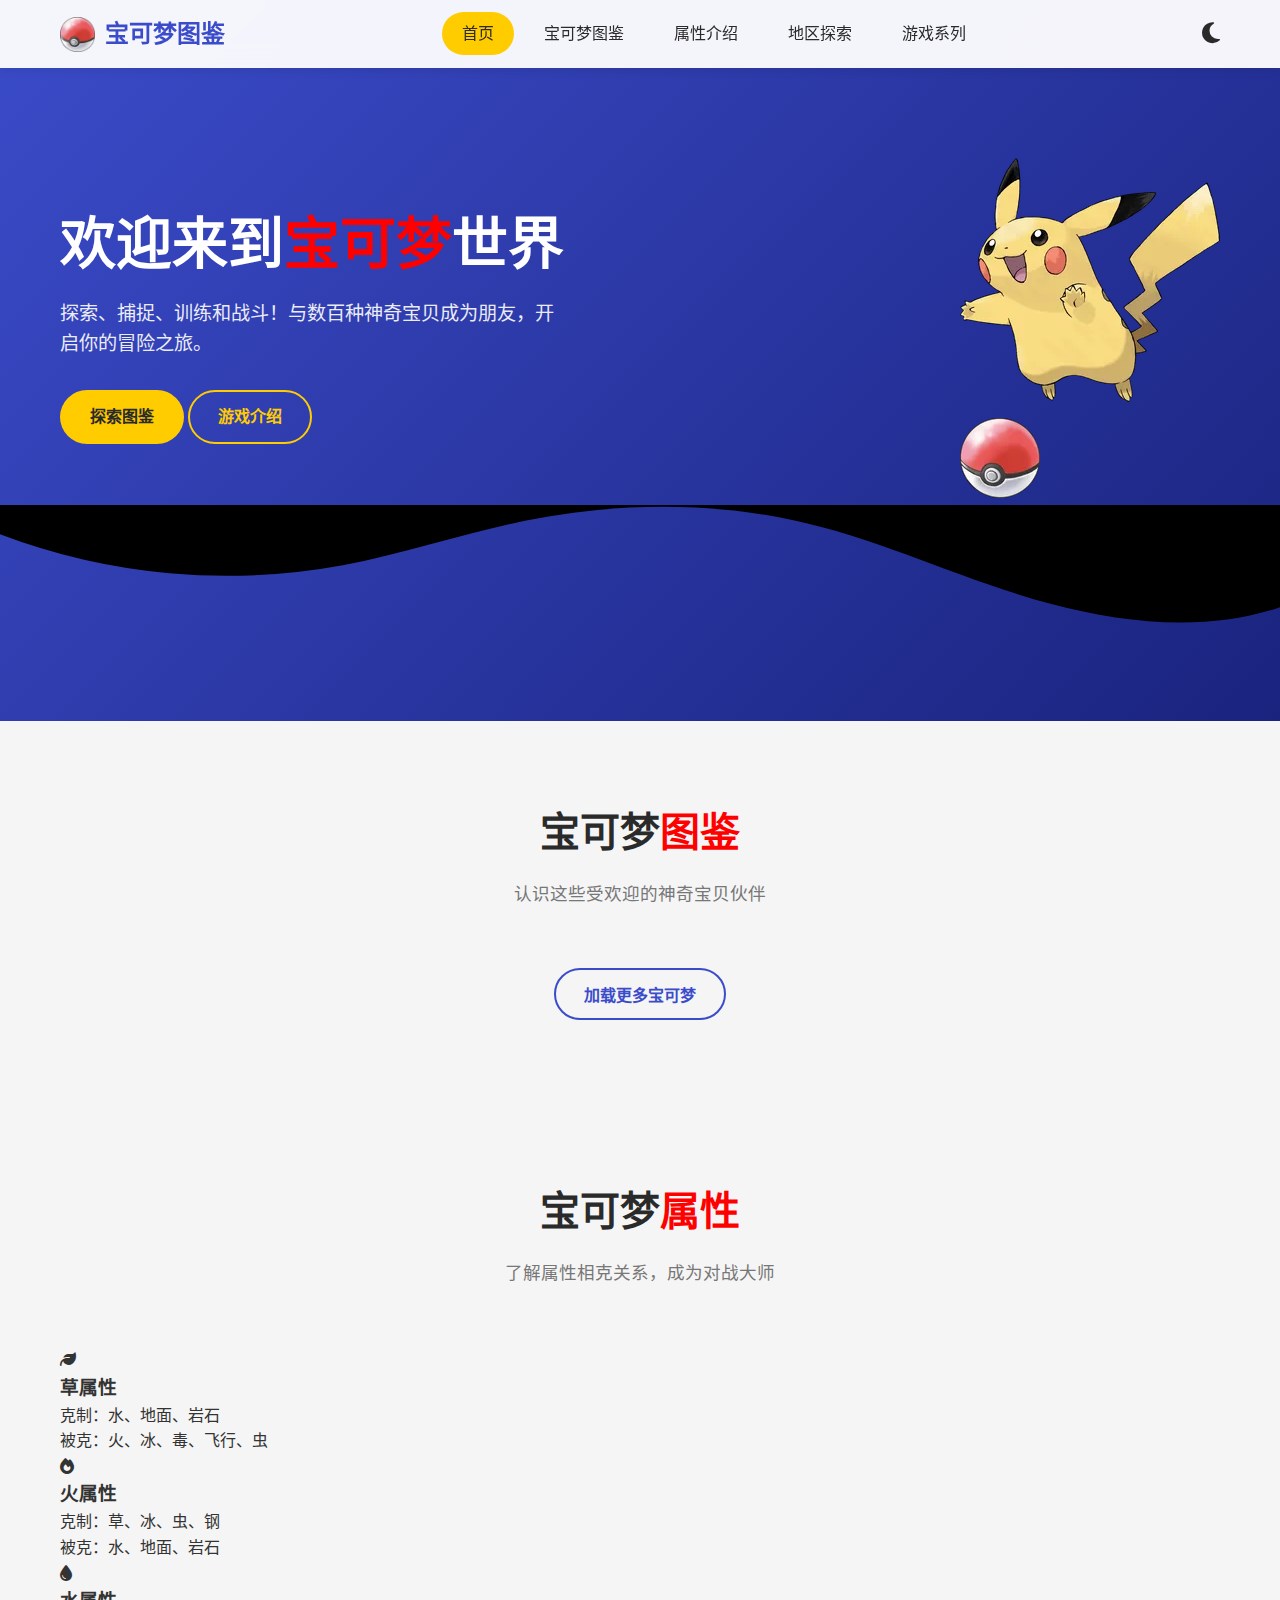
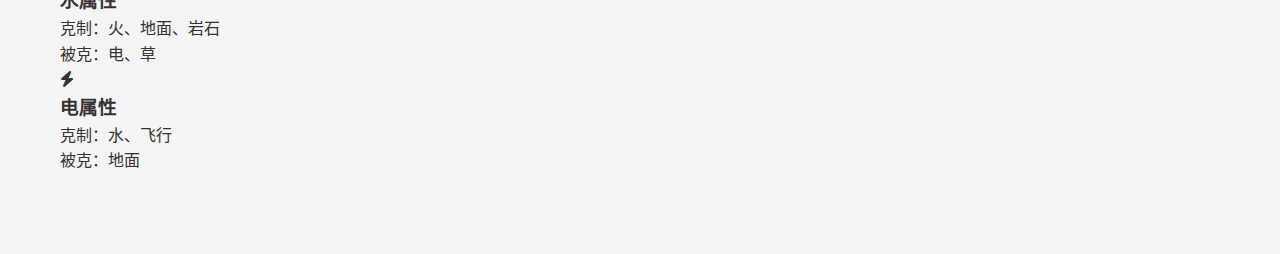
<file: index.html>
<!DOCTYPE html>
<html lang="zh-CN">
<head>
    <meta charset="UTF-8">
    <meta name="viewport" content="width=device-width, initial-scale=1.0">
    <title>宝可梦图鉴 - 探索神奇宝贝世界</title>
    <link rel="stylesheet" href="style.css">
    <link rel="stylesheet" href="https://cdnjs.cloudflare.com/ajax/libs/font-awesome/6.4.0/css/all.min.css">
    <link href="https://fonts.googleapis.com/css2?family=Rubik:wght@400;500;700&family=Poppins:wght@300;400;600&display=swap" rel="stylesheet">
    <link rel="icon" type="image/x-icon" href="assets/images/pokeball.png">
</head>
<body>
    <!-- 导航栏 -->
    <nav class="navbar">
        <div class="container">
            <a href="#" class="logo">
                <img src="assets/images/pokeball.png" alt="宝可梦球" class="logo-icon">
                <span>宝可梦图鉴</span>
            </a>
            
            <div class="nav-toggle" id="navToggle">
                <span></span>
                <span></span>
                <span></span>
            </div>
            
            <ul class="nav-menu" id="navMenu">
                <li><a href="#home" class="nav-link active">首页</a></li>
                <li><a href="#pokedex" class="nav-link">宝可梦图鉴</a></li>
                <li><a href="#types" class="nav-link">属性介绍</a></li>
                <li><a href="#regions" class="nav-link">地区探索</a></li>
                <li><a href="#games" class="nav-link">游戏系列</a></li>
            </ul>
            
            <div class="theme-toggle" id="themeToggle">
                <i class="fas fa-moon"></i>
            </div>
        </div>
    </nav>

    <!-- 英雄区域 -->
    <section class="hero" id="home">
        <div class="container">
            <div class="hero-content">
                <h1 class="hero-title">欢迎来到<span class="highlight">宝可梦</span>世界</h1>
                <p class="hero-subtitle">探索、捕捉、训练和战斗！与数百种神奇宝贝成为朋友，开启你的冒险之旅。</p>
                <div class="hero-buttons">
                    <a href="#pokedex" class="btn btn-primary">探索图鉴</a>
                    <a href="#games" class="btn btn-secondary">游戏介绍</a>
                </div>
            </div>
            <div class="hero-image">
                <img src="assets/images/pikachu.png" alt="皮卡丘" class="pikachu-img">
                <div class="pokeball-floating">
                    <img src="assets/images/pokeball.png" alt="精灵球">
                </div>
            </div>
        </div>
        <div class="wave-divider">
            <svg viewBox="0 0 1200 120" preserveAspectRatio="none">
                <path d="M321.39,56.44c58-10.79,114.16-30.13,172-41.86,82.39-16.72,168.19-17.73,250.45-.39C823.78,31,906.67,72,985.66,92.83c70.05,18.48,146.53,26.09,214.34,3V0H0V27.35A600.21,600.21,0,0,0,321.39,56.44Z"></path>
            </svg>
        </div>
    </section>

    <!-- 宝可梦图鉴区域 -->
    <section class="section pokedex-section" id="pokedex">
        <div class="container">
            <div class="section-header">
                <h2 class="section-title">宝可梦<span class="highlight">图鉴</span></h2>
                <p class="section-subtitle">认识这些受欢迎的神奇宝贝伙伴</p>
            </div>
            
            <div class="pokedex-grid">
                <!-- 宝可梦卡片将通过JavaScript动态生成 -->
            </div>
            
            <div class="text-center">
                <button class="btn btn-outline" id="loadMore">加载更多宝可梦</button>
            </div>
        </div>
    </section>

    <!-- 属性介绍 -->
    <section class="section types-section" id="types">
        <div class="container">
            <div class="section-header">
                <h2 class="section-title">宝可梦<span class="highlight">属性</span></h2>
                <p class="section-subtitle">了解属性相克关系，成为对战大师</p>
            </div>
            
            <div class="types-grid">
                <div class="type-card grass">
                    <div class="type-icon">
                        <i class="fas fa-leaf"></i>
                    </div>
                    <h3>草属性</h3>
                    <p>克制：水、地面、岩石</p>
                    <p>被克：火、冰、毒、飞行、虫</p>
                </div>
                
                <div class="type-card fire">
                    <div class="type-icon">
                        <i class="fas fa-fire"></i>
                    </div>
                    <h3>火属性</h3>
                    <p>克制：草、冰、虫、钢</p>
                    <p>被克：水、地面、岩石</p>
                </div>
                
                <div class="type-card water">
                    <div class="type-icon">
                        <i class="fas fa-tint"></i>
                    </div>
                    <h3>水属性</h3>
                    <p>克制：火、地面、岩石</p>
                    <p>被克：电、草</p>
                </div>
                
                <div class="type-card electric">
                    <div class="type-icon">
                        <i class="fas fa-bolt"></i>
                    </div>
                    <h3>电属性</h3>
                    <p>克制：水、飞行</p>
                    <p>被克：地面</p>
                </div
</file>
<file: style.css>
/* 全局样式 */
:root {
    --primary-color: #FFCC00;
    --secondary-color: #3B4CCA;
    --accent-color: #FF0000;
    --dark-color: #2A2A2A;
    --light-color: #F5F5F5;
    --text-color: #333333;
    --text-light: #777777;
    --grass-color: #78C850;
    --fire-color: #F08030;
    --water-color: #6890F0;
    --electric-color: #F8D030;
    --shadow: 0 4px 12px rgba(0, 0, 0, 0.1);
    --border-radius: 12px;
    --transition: all 0.3s ease;
}

[data-theme="dark"] {
    --dark-color: #F5F5F5;
    --light-color: #2A2A2A;
    --text-color: #F5F5F5;
    --text-light: #CCCCCC;
    --shadow: 0 4px 12px rgba(0, 0, 0, 0.3);
}

* {
    margin: 0;
    padding: 0;
    box-sizing: border-box;
}

html {
    scroll-behavior: smooth;
}

body {
    font-family: 'Poppins', sans-serif;
    color: var(--text-color);
    background-color: var(--light-color);
    line-height: 1.6;
    transition: var(--transition);
}

.container {
    width: 100%;
    max-width: 1200px;
    margin: 0 auto;
    padding: 0 20px;
}

section {
    padding: 80px 0;
}

.highlight {
    color: var(--accent-color);
}

.text-center {
    text-align: center;
}

.btn {
    display: inline-block;
    padding: 12px 28px;
    border-radius: 50px;
    font-weight: 600;
    text-decoration: none;
    cursor: pointer;
    transition: var(--transition);
    border: 2px solid transparent;
    font-size: 16px;
    font-family: 'Rubik', sans-serif;
}

.btn-primary {
    background-color: var(--primary-color);
    color: var(--dark-color);
}

.btn-primary:hover {
    background-color: #E6B800;
    transform: translateY(-3px);
    box-shadow: var(--shadow);
}

.btn-secondary {
    background-color: transparent;
    color: var(--primary-color);
    border: 2px solid var(--primary-color);
}

.btn-secondary:hover {
    background-color: var(--primary-color);
    color: var(--dark-color);
    transform: translateY(-3px);
    box-shadow: var(--shadow);
}

.btn-outline {
    background-color: transparent;
    color: var(--secondary-color);
    border: 2px solid var(--secondary-color);
}

.btn-outline:hover {
    background-color: var(--secondary-color);
    color: white;
    transform: translateY(-3px);
    box-shadow: var(--shadow);
}

.section-header {
    text-align: center;
    margin-bottom: 60px;
}

.section-title {
    font-family: 'Rubik', sans-serif;
    font-size: 2.5rem;
    font-weight: 700;
    margin-bottom: 15px;
    color: var(--dark-color);
}

.section-subtitle {
    font-size: 1.1rem;
    color: var(--text-light);
    max-width: 700px;
    margin: 0 auto;
}

/* 导航栏样式 */
.navbar {
    position: fixed;
    top: 0;
    left: 0;
    width: 100%;
    background-color: rgba(255, 255, 255, 0.95);
    backdrop-filter: blur(10px);
    box-shadow: 0 2px 10px rgba(0, 0, 0, 0.1);
    z-index: 1000;
    transition: var(--transition);
}

[data-theme="dark"] .navbar {
    background-color: rgba(42, 42, 42, 0.95);
}

.navbar .container {
    display: flex;
    justify-content: space-between;
    align-items: center;
    padding: 15px 20px;
}

.logo {
    display: flex;
    align-items: center;
    text-decoration: none;
    font-family: 'Rubik', sans-serif;
    font-weight: 700;
    font-size: 1.5rem;
    color: var(--secondary-color);
}

.logo-icon {
    width: 35px;
    height: 35px;
    margin-right: 10px;
    animation: spin 10s linear infinite;
}

@keyframes spin {
    0% { transform: rotate(0deg); }
    100% { transform: rotate(360deg); }
}

.nav-menu {
    display: flex;
    list-style: none;
}

.nav-link {
    text-decoration: none;
    color: var(--dark-color);
    font-weight: 500;
    padding: 10px 20px;
    border-radius: 50px;
    transition: var(--transition);
    margin: 0 5px;
}

.nav-link:hover, .nav-link.active {
    background-color: var(--primary-color);
    color: var(--dark-color);
}

.nav-toggle {
    display: none;
    flex-direction: column;
    cursor: pointer;
    width: 30px;
    height: 24px;
    justify-content: space-between;
}

.nav-toggle span {
    height: 3px;
    width: 100%;
    background-color: var(--dark-color);
    border-radius: 3px;
    transition: var(--transition);
}

.theme-toggle {
    cursor: pointer;
    font-size: 1.5rem;
    color: var(--dark-color);
    transition: var(--transition);
}

.theme-toggle:hover {
    color: var(--primary-color);
    transform: rotate(30deg);
}

/* 英雄区域 */
.hero {
    padding-top: 150px;
    background: linear-gradient(135deg, var(--secondary-color) 0%, #1a237e 100%);
    color: white;
    position: relative;
    overflow: hidden;
}

.hero .container {
    display: flex;
    align-items: center;
    justify-content: space-between;
    flex-wrap: wrap;
}

.hero-content {
    flex: 1;
    min-width: 300px;
    padding-right: 30px;
}

.hero-title {
    font-family: 'Rubik', sans-serif;
    font-size: 3.5rem;
    font-weight: 700;
    line-height: 1.2;
    margin-bottom: 20px;
}

.hero-subtitle {
    font-size: 1.2rem;
    margin-bottom: 30px;
    opacity: 0.9;
    max-width: 500px;
}

.hero-buttons {
</file>
